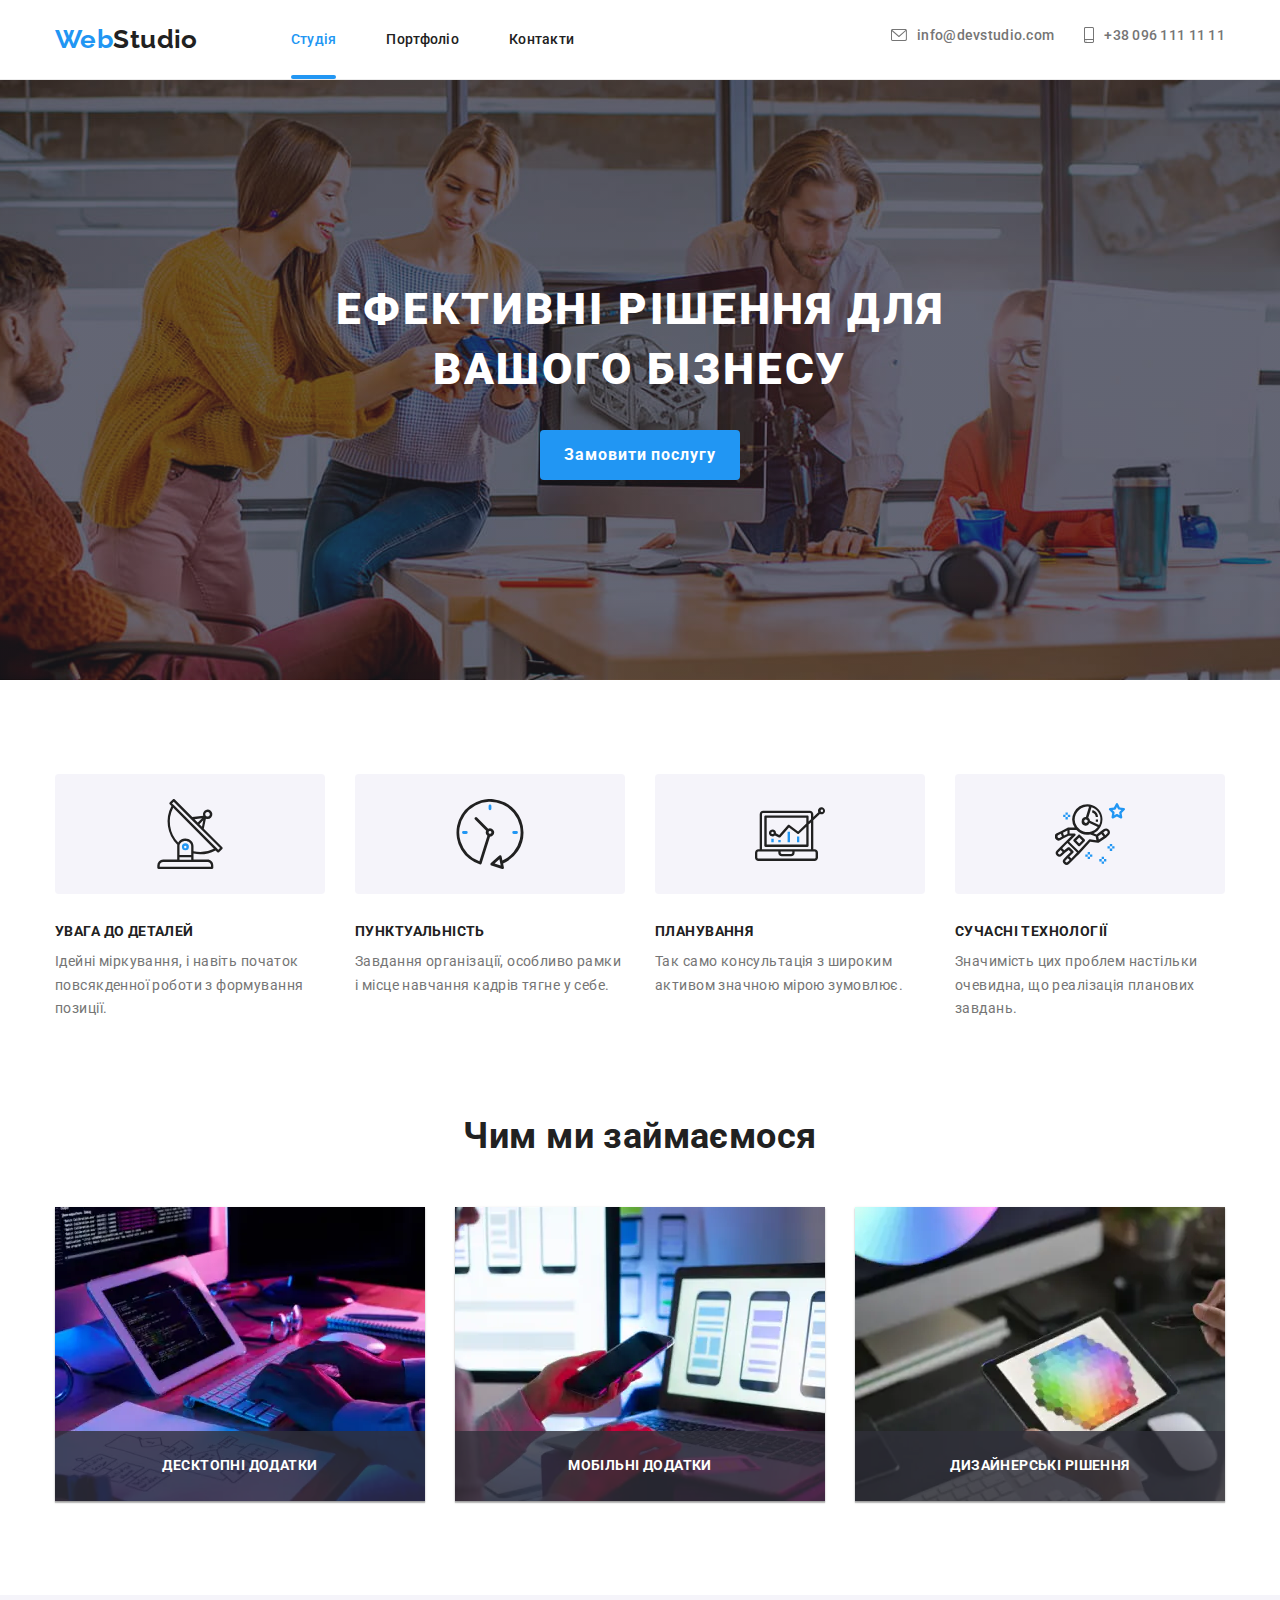
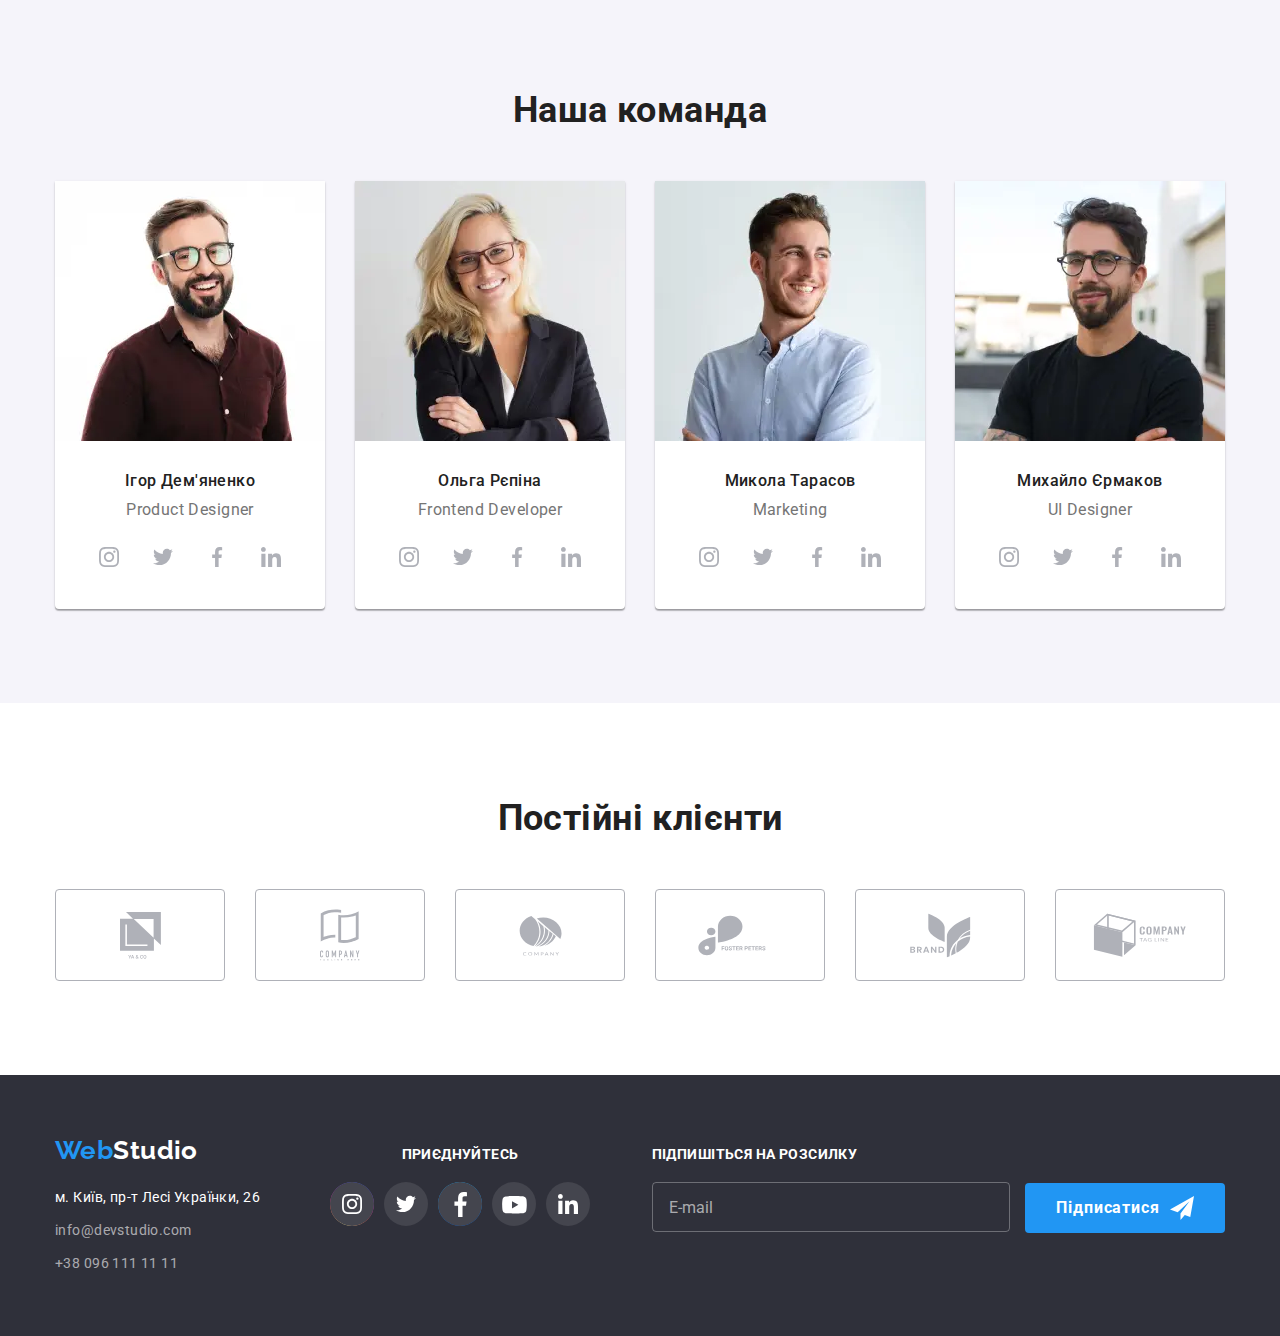
<file: index.html>
<!DOCTYPE html>
<html lang="uk">

<head>
  <meta charset="UTF-8" />
  <meta http-equiv="X-UA-Compatible" content="IE=edge" />
  <meta name="viewport" content="width=device-width, initial-scale=1.0" />
  <title>Студія</title>

  <!-- Fonts -->

  <link rel="preconnect" href="https://fonts.googleapis.com" />
  <link rel="preconnect" href="https://fonts.gstatic.com" crossorigin />
  <link href="https://fonts.googleapis.com/css2?family=Raleway:wght@700&family=Roboto:wght@400;500;700;900&display=swap"
    rel="stylesheet" />

  <link rel="stylesheet"
    href="https://cdnjs.cloudflare.com/ajax/libs/modern-normalize/1.1.0/modern-normalize.min.css" />

  <link rel="stylesheet" href="./css/main.min.css" />
</head>

<body>
  <!-- Капелюх -->

  <header class="header">
    <div class="header__container container">
      <nav class="navigation">
        <a class="logo links" href="./index.html">Web<span class="logo_black">Studio</span></a>
        <ul class="menu-list list">
          <li class="menu-list__item">
            <a class="menu-list__link current links" href="./">Студія</a>
          </li>
          <li class="menu-list__item">
            <a class="menu-list__link links" href="./portfolio.html">Портфоліо</a>
          </li>
          <li class="menu-list__item">
            <a class="menu-list__link links" href="./">Контакти</a>
          </li>
        </ul>
      </nav>

      <ul class="list contact-list">
        <li class="contact-list__item">
          <a class="header-contact links" href="mailto:info@devstudio.com">
            <svg class="letter" width="16" height="12">
              <use href="./images/icons.svg#icon-letter" class="letter-ico"></use>
            </svg>
            info@devstudio.com</a>
        </li>
        <li class="contact-list_item">
          <a class="header-contact links" href="tel:+380961111111">
            <svg class="smartphone" width="10" height="16">
              <use href="./images/icons.svg#icon-smartphone"></use>
            </svg>
            +38 096 111 11 11</a>
        </li>
      </ul>
      <button type="button" class="open-mobile-menu-btn" data-menu-open>
        <svg class="burger-icon">
          <use href="./images/icons.svg#icon-burger"></use>
        </svg>
      </button>
    </div>
    <div class="mobile-menu" data-menu>
      <div class="container mobile-menu__container">
        <button type="button" class="mobile-menu__close-btn" data-menu-close>
          <svg class="icon-cros" width="18" height="18">
            <use href="./images/icons.svg#icon-cros"></use>
          </svg>
        </button>
        <ul class="mobile-menu__list list">
          <li class="mobile-menu__list-item">
            <a class="mobile-menu__list-link current links" href="./">Студія</a>
          </li>
          <li class="mobile-menu__list-item">
            <a class="mobile-menu__list-link links" href="./portfolio.html">Портфоліо</a>
          </li>
          <li class="mobile-menu__list-item">
            <a class="mobile-menu__list-link links" href="./">Контакти</a>
          </li>
        </ul>
        <ul class="list mobile-menu__contact-list">
          <li class="mobile-menu__contact-item">
            <a class="mobile-menu__contact-link links" href="tel:+380961111111">
              +38 096 111 11 11</a>
          </li>
          <li class="mobile-menu__contact-item">
            <a class="mobile-menu__contact-link links" href="mailto:info@devstudio.com">
              info@devstudio.com</a>
          </li>
        </ul>
        <ul class="mobile-menu__social-list list">
          <li class="mobile-menu__social-item">
            <a class="mobile-menu__social-link links" href="./">Instagram</a>
          </li>
          <li class="mobile-menu__social-item">
            <a class="mobile-menu__social-link links" href="./">Twitter</a>
          </li>
          <li class="mobile-menu__social-item">
            <a class="mobile-menu__social-link links" href="./">Facebook</a>
          </li>
          <li class="mobile-menu__social-item">
            <a class="mobile-menu__social-link links" href="./">Linkedin</a>
          </li>
        </ul>
      </div>
    </div>
  </header>

  <main>
    <!-- Герой -->

    <section class="hero">
      <div class="container">
        <h1 class="hero__title">Ефективні рішення для вашого бізнесу</h1>
        <button class="button" data-modal-open type="button">Замовити послугу</button>
      </div>
    </section>

    <!-- Переваги -->

    <section class="section benefits">
      <div class="container">
        <h2 class="section-title visually-hidden">Наші переваги</h2>

        <ul class="list benefits__list">
          <!-- 01 -->

          <li class="benefits__item icon-antenna">
            <h3 class="benefits__title">УВАГА ДО ДЕТАЛЕЙ</h3>
            <p class="benefits__description">
              Ідейні міркування, і навіть початок повсякденної роботи з формування позиції.
            </p>
          </li>

          <!-- 02 -->

          <li class="benefits__item icon-clock">
            <h3 class="benefits__title">ПУНКТУАЛЬНІСТЬ</h3>
            <p>Завдання організації, особливо рамки і місце навчання кадрів тягне у себе.</p>
          </li>

          <!-- 03 -->

          <li class="benefits__item icon-diagram">
            <h3 class="benefits__title">ПЛАНУВАННЯ</h3>
            <p>Так само консультація з широким активом значною мірою зумовлює.</p>
          </li>

          <!-- 04 -->

          <li class="benefits__item icon-astronaut">
            <h3 class="benefits__title">СУЧАСНІ ТЕХНОЛОГІЇ</h3>
            <p>Значимість цих проблем настільки очевидна, що реалізація планових завдань.</p>
          </li>
        </ul>
      </div>
    </section>

    <!-- Чим ми займаємося -->

    <section class="section what">
      <div class="container">
        <h2 class="section-title">Чим ми займаємося</h2>

        <ul class="list what-we-do-list">
          <li class="what-we-do-list__item">
            <picture>
              <source srcset="
                    ./images/what-img/webp/img-01.webp    1x,
                    ./images/what-img/webp/img-01@2x.webp 2x
                  " type="image/webp" />
              <img srcset="./images/what-img/img-01.jpg 1x, ./images/what-img/img-01@2x.jpg 2x"
                src="./images/what-img/img-01.jpg" alt="процес кодування" />
            </picture>
            <p class="what-we-do-list__description">Десктопні додатки</p>
          </li>

          <li class="what-we-do-list__item">
            <picture>
              <source srcset="
                    ./images/what-img/webp/img-02.webp    1x,
                    ./images/what-img/webp/img-02@2x.webp 2x
                  " type="image/webp" />
              <img srcset="./images/what-img/img-02.jpg 1x, ./images/what-img/img-02@2x.jpg 2x"
                src="./images/what-img/img-02.jpg" alt="вібір дизайну макета" />
            </picture>

            <p class="what-we-do-list__description">Мобільні додатки</p>
          </li>

          <li class="what-we-do-list__item">
            <picture>
              <source srcset="
                    ./images/what-img/webp/img-03.webp    1x,
                    ./images/what-img/webp/img-03@2x.webp 2x
                  " type="image/webp" />
              <img srcset="./images/what-img/img-03.jpg 1x, ./images/what-img/img-03@2x.jpg 2x"
                src="./images/what-img/img-03.jpg" alt="вибір кольору" />
            </picture>

            <p class="what-we-do-list__description">Дизайнерські рішення</p>
          </li>
        </ul>
      </div>
    </section>

    <!-- Наша команда -->

    <section class="section team">
      <div class="container">
        <h2 class="section-title">Наша команда</h2>

        <ul class="list team-list">
          <!-- 01 Ігор Дем'яненко -->

          <li class="team-list__item">
            <picture>
              <source srcset="
                    ./images/team-img/webp/photo-01-desktop.webp    1x,
                    ./images/team-img/webp/photo-01-desktop@2x.webp 2x
                  " media="(min-width: 1200px)" type="image/webp" />
              <source srcset="
                    ./images/team-img/photo-01-desktop.jpg    1x,
                    ./images/team-img/photo-01-desktop@2x.jpg 2x
                  " media="(min-width: 1200px)" />
              <source srcset="
                    ./images/team-img/webp/photo-01-tablet.webp    1x,
                    ./images/team-img/webp/photo-01-tablet@2x.webp 2x
                  " media="(min-width: 768px)" type="image/webp" />
              <source srcset="
                    ./images/team-img/photo-01-tablet.jpg    1x,
                    ./images/team-img/photo-01-tablet@2x.jpg 2x
                  " media="(min-width: 768px)" />
              <source srcset="
                    ./images/team-img/webp/photo-01-mobile.webp    1x,
                    ./images/team-img/webp/photo-01-mobile@2x.webp 2x
                  " media="(max-width: 767px)" type="image/webp" />
              <source srcset="
                    ./images/team-img/photo-01-mobile.jpg    1x,
                    ./images/team-img/photo-01-mobile@2x.jpg 2x
                  " media="(max-width: 767px)" />
              <img class="team-photo" src="./images/team-img/photo-01-mobile.jpg" alt="Product Designer portrait" />
            </picture>

            <div class="position-wrapper">
              <h3 class="name-position">Ігор Дем'яненко</h3>
              <p class="position">Product Designer</p>

              <ul class="social-set list">
                <li class="social-item">
                  <!-- instagram -->
                  <a class="links social-item__link" href="#">
                    <svg class="social-icon" width="20" height="20">
                      <use href="./images/icons.svg#icon-instagram"></use>
                    </svg>
                  </a>
                </li>

                <li class="social-item">
                  <!-- twitter -->
                  <a class="links social-item__link" href="#">
                    <svg class="social-icon" width="20" height="20">
                      <use href="./images/icons.svg#icon-twitter"></use>
                    </svg>
                  </a>
                </li>

                <li class="social-item">
                  <!-- facebook -->
                  <a class="links social-item__link" href="#">
                    <svg class="social-icon" width="20" height="20">
                      <use href="./images/icons.svg#icon-facebook"></use>
                    </svg>
                  </a>
                </li>

                <li class="social-item">
                  <!-- linkedin -->
                  <a class="links social-item__link" href="#">
                    <svg class="social-icon" width="20" height="20">
                      <use href="./images/icons.svg#icon-linkedin"></use>
                    </svg>
                  </a>
                </li>
              </ul>
            </div>
          </li>

          <!-- 02 Ольга Рєпіна -->

          <li class="team-list__item">
            <picture>
              <source srcset="
                    ./images/team-img/webp/photo-02-desktop.webp    1x,
                    ./images/team-img/webp/photo-02-desktop@2x.webp 2x
                  " media="(min-width: 1200px)" type="image/webp" />
              <source srcset="
                    ./images/team-img/photo-02-desktop.jpg    1x,
                    ./images/team-img/photo-02-desktop@2x.jpg 2x
                  " media="(min-width: 1200px)" />
              <source srcset="
                    ./images/team-img/webp/photo-02-tablet.webp    1x,
                    ./images/team-img/webp/photo-02-tablet@2x.webp 2x
                  " media="(min-width: 768px)" type="image/webp" />
              <source srcset="
                    ./images/team-img/photo-02-tablet.jpg    1x,
                    ./images/team-img/photo-02-tablet@2x.jpg 2x
                  " media="(min-width: 768px)" />
              <source srcset="
                    ./images/team-img/webp/photo-02-mobile.webp    1x,
                    ./images/team-img/webp/photo-02-mobile@2x.webp 2x
                  " media="(max-width: 767px)" type="image/webp" />
              <source srcset="
                    ./images/team-img/photo-02-mobile.jpg    1x,
                    ./images/team-img/photo-02-mobile@2x.jpg 2x
                  " media="(max-width: 767px)" />
              <img class="team-photo" src="./images/team-img/photo-02-mobile.jpg" alt="Frontend Developer portrait" />
            </picture>

            <div class="position-wrapper">
              <h3 class="name-position">Ольга Рєпіна</h3>
              <p class="position">Frontend Developer</p>

              <ul class="social-set list">
                <li class="social-item">
                  <!-- instagram -->
                  <a class="links social-item__link" href="#">
                    <svg class="social-icon" width="20" height="20">
                      <use href="./images/icons.svg#icon-instagram"></use>
                    </svg>
                  </a>
                </li>

                <li class="social-item">
                  <!-- twitter -->
                  <a class="links social-item__link" href="#">
                    <svg class="social-icon" width="20" height="20">
                      <use href="./images/icons.svg#icon-twitter"></use>
                    </svg>
                  </a>
                </li>

                <li class="social-item">
                  <!-- facebook -->
                  <a class="links social-item__link" href="#">
                    <svg class="social-icon" width="20" height="20">
                      <use href="./images/icons.svg#icon-facebook"></use>
                    </svg>
                  </a>
                </li>

                <li class="social-item">
                  <!-- linkedin -->
                  <a class="links social-item__link" href="#">
                    <svg class="social-icon" width="20" height="20">
                      <use href="./images/icons.svg#icon-linkedin"></use>
                    </svg>
                  </a>
                </li>
              </ul>
            </div>
          </li>

          <!-- 03  Микола Тарасов -->

          <li class="team-list__item">
            <picture>
              <source srcset="
                    ./images/team-img/webp/photo-03-desktop.webp    1x,
                    ./images/team-img/webp/photo-03-desktop@2x.webp 2x
                  " media="(min-width: 1200px)" type="image/webp" />
              <source srcset="
                    ./images/team-img/photo-03-desktop.jpg    1x,
                    ./images/team-img/photo-03-desktop@2x.jpg 2x
                  " media="(min-width: 1200px)" />
              <source srcset="
                    ./images/team-img/webp/photo-03-tablet.webp    1x,
                    ./images/team-img/webp/photo-03-tablet@2x.webp 2x
                  " media="(min-width: 768px)" type="image/webp" />
              <source srcset="
                    ./images/team-img/photo-03-tablet.jpg    1x,
                    ./images/team-img/photo-03-tablet@2x.jpg 2x
                  " media="(min-width: 768px)" />
              <source srcset="
                    ./images/team-img/webp/photo-03-mobile.webp    1x,
                    ./images/team-img/webp/photo-03-mobile@2x.webp 2x
                  " media="(max-width: 767px)" type="image/webp" />
              <source srcset="
                    ./images/team-img/photo-03-mobile.jpg    1x,
                    ./images/team-img/photo-03-mobile@2x.jpg 2x
                  " media="(max-width: 767px)" />
              <img class="team-photo" src="./images/team-img/photo-03-mobile.jpg" alt="Marketing manager portrait" />
            </picture>

            <div class="position-wrapper">
              <h3 class="name-position">Микола Тарасов</h3>
              <p class="position">Marketing</p>

              <ul class="social-set list">
                <li class="social-item">
                  <!-- instagram -->
                  <a class="links social-item__link" href="#">
                    <svg class="social-icon" width="20" height="20">
                      <use href="./images/icons.svg#icon-instagram"></use>
                    </svg>
                  </a>
                </li>

                <li class="social-item">
                  <!-- twitter -->
                  <a class="links social-item__link" href="#">
                    <svg class="social-icon" width="20" height="20">
                      <use href="./images/icons.svg#icon-twitter"></use>
                    </svg>
                  </a>
                </li>

                <li class="social-item">
                  <!-- facebook -->
                  <a class="links social-item__link" href="#">
                    <svg class="social-icon" width="20" height="20">
                      <use href="./images/icons.svg#icon-facebook"></use>
                    </svg>
                  </a>
                </li>

                <li class="social-item">
                  <!-- linkedin -->
                  <a class="links social-item__link" href="#">
                    <svg class="social-icon" width="20" height="20">
                      <use href="./images/icons.svg#icon-linkedin"></use>
                    </svg>
                  </a>
                </li>
              </ul>
            </div>
          </li>

          <!-- 04 Михайло Єрмаков -->

          <li class="team-list__item">
            <picture>
              <source srcset="
                    ./images/team-img/webp/photo-04-desktop.webp    1x,
                    ./images/team-img/webp/photo-04-desktop@2x.webp 2x
                  " media="(min-width: 1200px)" type="image/webp" />
              <source srcset="
                    ./images/team-img/photo-04-desktop.jpg    1x,
                    ./images/team-img/photo-04-desktop@2x.jpg 2x
                  " media="(min-width: 1200px)" />
              <source srcset="
                    ./images/team-img/webp/photo-04-tablet.webp    1x,
                    ./images/team-img/webp/photo-04-tablet@2x.webp 2x
                  " media="(min-width: 768px)" type="image/webp" />
              <source srcset="
                    ./images/team-img/photo-04-tablet.jpg    1x,
                    ./images/team-img/photo-04-tablet@2x.jpg 2x
                  " media="(min-width: 768px)" />
              <source srcset="
                    ./images/team-img/webp/photo-04-mobile.webp    1x,
                    ./images/team-img/webp/photo-04-mobile@2x.webp 2x
                  " media="(max-width: 767px)" type="image/webp" />
              <source srcset="
                    ./images/team-img/photo-04-mobile.jpg    1x,
                    ./images/team-img/photo-04-mobile@2x.jpg 2x
                  " media="(max-width: 767px)" />
              <img class="team-photo" src="./images/team-img/photo-04-mobile.jpg" alt="Product Designer portrait" />
            </picture>

            <div class="position-wrapper">
              <h3 class="name-position">Михайло Єрмаков</h3>
              <p class="position">UI Designer</p>

              <ul class="social-set list">
                <li class="social-item">
                  <!-- instagram -->
                  <a class="links social-item__link" href="#">
                    <svg class="social-icon" width="20" height="20">
                      <use href="./images/icons.svg#icon-instagram"></use>
                    </svg>
                  </a>
                </li>

                <li class="social-item">
                  <!-- twitter -->
                  <a class="links social-item__link" href="#">
                    <svg class="social-icon" width="20" height="20">
                      <use href="./images/icons.svg#icon-twitter"></use>
                    </svg>
                  </a>
                </li>

                <li class="social-item">
                  <!-- facebook -->
                  <a class="links social-item__link" href="#">
                    <svg class="social-icon" width="20" height="20">
                      <use href="./images/icons.svg#icon-facebook"></use>
                    </svg>
                  </a>
                </li>

                <li class="social-item">
                  <!-- linkedin -->
                  <a class="links social-item__link" href="#">
                    <svg class="social-icon" width="20" height="20">
                      <use href="./images/icons.svg#icon-linkedin"></use>
                    </svg>
                  </a>
                </li>
              </ul>
            </div>
          </li>
        </ul>
      </div>
    </section>

    <!-- ===========Секція наші клієнти=========== -->

    <section class="section clients">
      <div class="container">
        <h2 class="section-title">Постійні клієнти</h2>
        <ul class="list clients-list">
          <!-- 01 -->

          <li class="item-client">
            <a class="item-client_link" href="#">
              <svg class="client-icon" width="41" height="47">
                <use href="./images/icons.svg#icon-ya-co"></use>
              </svg>
            </a>
          </li>

          <!-- 02 -->
          <li class="item-client">
            <a class="item-client_link" href="#">
              <svg class="client-icon" width="40" height="52">
                <use href="./images/icons.svg#icon-tagline"></use>
              </svg>
            </a>
          </li>

          <!-- 03 -->
          <li class="item-client">
            <a class="item-client_link" href="#">
              <svg class="client-icon" width="43" height="41">
                <use href="./images/icons.svg#icon-company"></use>
              </svg>
            </a>
          </li>

          <!-- 04 -->
          <li class="item-client">
            <a class="item-client_link" href="#">
              <svg class="client-icon" width="84" height="41">
                <use href="./images/icons.svg#icon-foster"></use>
              </svg>
            </a>
          </li>

          <!-- 05 -->
          <li class="item-client">
            <a class="item-client_link" href="#">
              <svg class="client-icon" width="63" height="45">
                <use href="./images/icons.svg#icon-brand"></use>
              </svg>
            </a>
          </li>

          <!-- 06 -->
          <li class="item-client">
            <a class="item-client_link" href="#">
              <svg class="client-icon" width="94" height="44">
                <use href="./images/icons.svg#icon-tag-box"></use>
              </svg>
            </a>
          </li>
        </ul>
      </div>
    </section>
  </main>

  <!-- Футер -->

  <footer class="footer">
    <div class="container">
      <div class="wrapper-adrs">
        <a class="logo links" href="./index.html">Web<span class="logo_white">Studio</span></a>

        <address>
          <ul class="adrs-list list">
            <li class="adrs-item">
              <a class="links adrs-list__link" href="https://goo.gl/maps/CPtrU1FHBa2aNyZL9" target="_blank"
                rel="noopener noreferrer nofollow">м. Київ, пр-т Лесі Українки, 26</a>
            </li>

            <li class="adrs-item">
              <a class="links adrs-list__mail" href="mailto:info@devstudio.com">info@devstudio.com</a>
            </li>

            <li class="adrs-item">
              <a class="links adrs-list__tel" href="tel:+380961111111">+38 096 111 11 11</a>
            </li>
          </ul>
        </address>
      </div>
      <div class="wrapper-social">
        <h3 class="social-set-title">приєднуйтесь</h3>
        <ul class="social-set list">
          <li class="social-item">
            <!-- instagram -->

            <div class="instagram-wraper">
              <a class="links social-item__link instagram" href="#">
                <svg class="social-icon" width="20" height="20">
                  <use href="./images/icons.svg#icon-instagram"></use>
                </svg>
              </a>
            </div>
          </li>

          <li class="social-item">
            <!-- twitter -->

            <a class="links social-item__link twitter" href="#">
              <svg class="social-icon" width="20" height="20">
                <use href="./images/icons.svg#icon-twitter"></use>
              </svg>
            </a>
          </li>

          <li class="social-item">
            <!-- facebook -->

            <div class="facebook-wraper">
              <a class="links social-item__link facebook" href="#">
                <svg class="social-icon" width="25" height="25">
                  <use href="./images/icons.svg#icon-facebook"></use>
                </svg>
              </a>
            </div>
          </li>

          <li class="social-item">
            <!-- Youtube -->

            <a class="links social-item__link youtube" href="#">
              <svg class="social-icon" width="25" height="25">
                <use href="./images/icons.svg#icon-youtube"></use>
              </svg>
            </a>
          </li>

          <li class="social-item">
            <!-- linkedin -->

            <a class="links social-item__link linkedin" href="#">
              <svg class="social-icon" width="20" height="20">
                <use href="./images/icons.svg#icon-linkedin"></use>
              </svg>
            </a>
          </li>
        </ul>
      </div>

      <form class="signup-form" name="signup-form">
        <label class="label-name" for="user-email"> Підпишіться на розсилку </label>
        <input type="email" required class="user-email-input" name="user-email" placeholder="E-mail" id="user-email" />
        <button class="button" type="submit">
          Підписатися
          <svg class="icon-send" width="24" height="24">
            <use href="./images/icons.svg#icon-send"></use>
          </svg>
        </button>
      </form>
    </div>
  </footer>
  <div class="backdrop is-hidden" data-modal>
    <div class="modal-window">
      <form class="modal-form">
        <button data-modal-close type="button" class="close-but">
          <svg class="icon-cros" width="11" height="11">
            <use href="./images/icons.svg#icon-cros"></use>
          </svg>
        </button>

        <p class="modal-form-title">Залиште свої дані, ми вам передзвонимо</p>

        <label class="label-user" for="user-name">Ім'я</label>
        <div class="input-wraper">
          <input class="input-user" type="text" name="user-name" id="user-name" required />
          <svg class="icons" width="18" height="18">
            <use href="./images/icons.svg#icon-human"></use>
          </svg>
        </div>

        <label class="label-user" for="user-tel">Телефон</label>
        <div class="input-wraper">
          <input class="input-user" type="tel" name="user-tel" id="user-tel" required />
          <svg class="icons" width="18" height="18">
            <use href="./images/icons.svg#icon-phone"></use>
          </svg>
        </div>

        <label class="label-user" for="modal-user-email">Пошта</label>
        <div class="input-wraper">
          <input class="input-user" type="email" name="user-email" id="modal-user-email" required />
          <svg class="icons" width="18" height="18">
            <use href="./images/icons.svg#icon-email-black"></use>
          </svg>
        </div>

        <label class="label-user" for="user-coment">Коментар</label>
        <textarea class="input-user-coment" name="user-coment" id="user-coment" placeholder="Введіть текст"></textarea>

        <fieldset class="chek-box-wrap">
          <label class="user-confirm">
            <input class="check-box visually-hidden" type="checkbox" name="user-confirm" required />
            <svg class="custom-check" width="8" height="8">
              <use href="./images/icons.svg#icon-check-mark"></use>
            </svg>Погоджуюся з розсилкою та приймаю&nbsp;
            <a class="contract-link" href="#" target="_blank">Умови договору</a>
          </label>
        </fieldset>

        <button class="button send-form-button" type="submit">Відправити</button>
      </form>
    </div>
  </div>
  <script src="./js/menu.js"></script>
  <script src="./js/modal.js"></script>
</body>

</html>
</file>
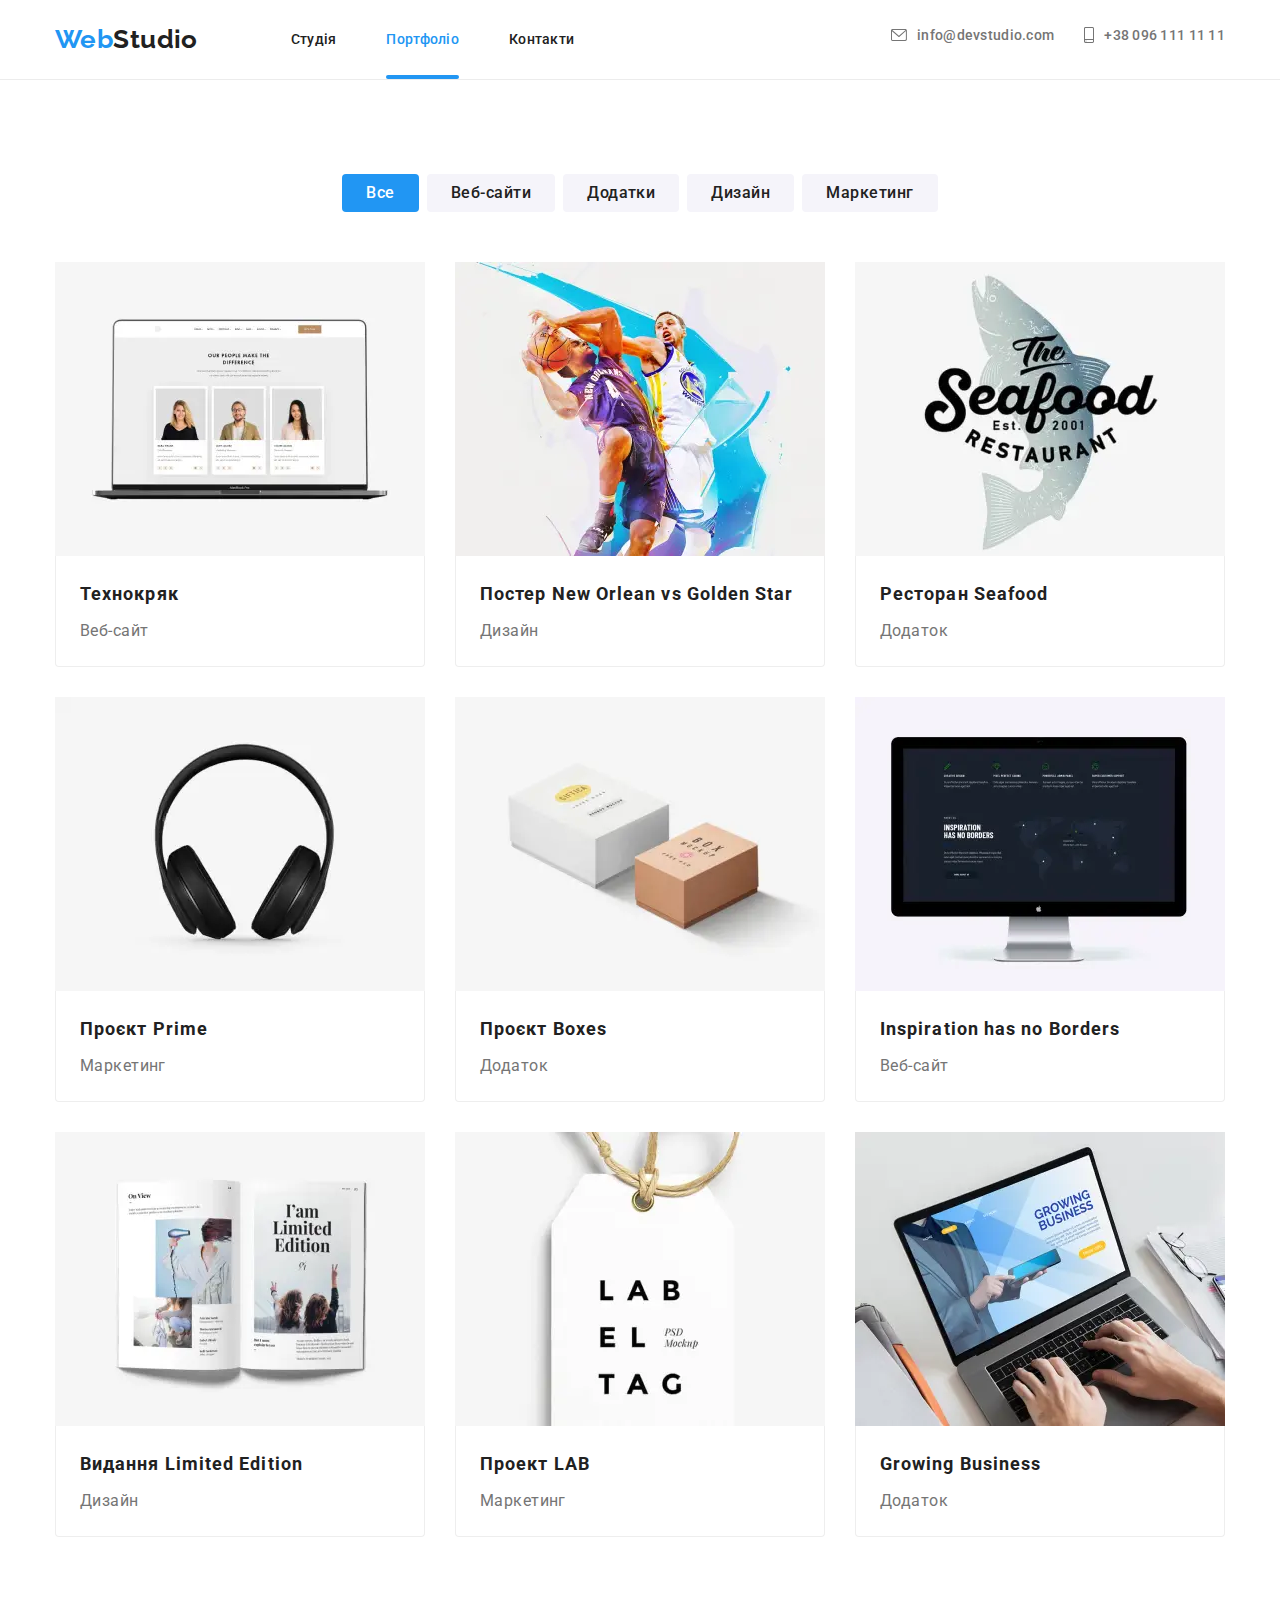
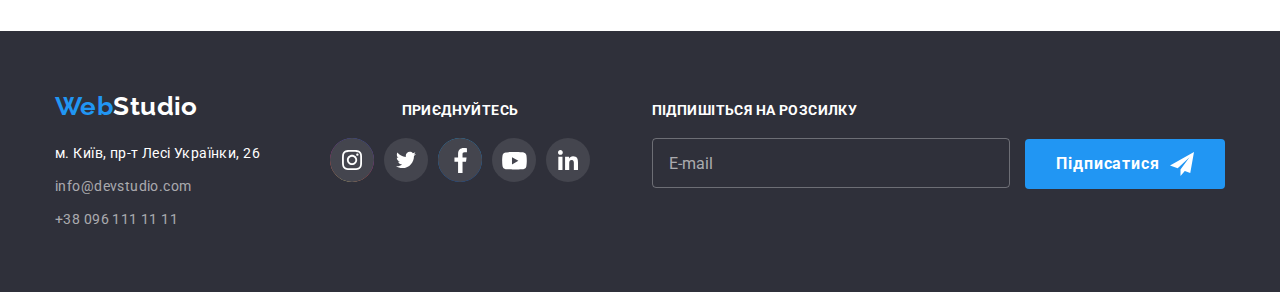
<file: portfolio.html>
<!DOCTYPE html>
<html lang="uk">

<head>
  <meta charset="UTF-8" />
  <meta http-equiv="X-UA-Compatible" content="IE=edge" />
  <meta name="viewport" content="width=device-width, initial-scale=1.0" />
  <title>Студія</title>

  <!-- Fonts -->

  <link rel="preconnect" href="https://fonts.googleapis.com" />
  <link rel="preconnect" href="https://fonts.gstatic.com" crossorigin />
  <link href="https://fonts.googleapis.com/css2?family=Raleway:wght@700&family=Roboto:wght@400;500;700;900&display=swap"
    rel="stylesheet" />

  <!-- Підключення css стилів -->

  <link rel="stylesheet" href="https://cdnjs.cloudflare.com/ajax/libs/modern-normalize/1.1.0/modern-normalize.min.css">

  <link rel="stylesheet" href="./css/main.min.css">

</head>


<body>

  <!-- Капелюх -->

  <header class="header">

    <div class="header__container container">

      <nav class="navigation">

        <a class="logo links" href="./index.html">Web<span class="logo_black">Studio</span></a>
        <ul class="menu-list list">
          <li class="menu-list__item">
            <a class="menu-list__link links" href="./">Студія</a>
          </li>
          <li class="menu-list__item">
            <a class="menu-list__link current links" href="./portfolio.html">Портфоліо</a>
          </li>
          <li class="menu-list__item">
            <a class="menu-list__link links" href="./">Контакти</a>
          </li>
        </ul>
      </nav>

      <ul class="list contact-list">
        <li class="contact-list__item">
          <a class="header-contact links" href="mailto:info@devstudio.com">
            <svg class="letter" width="16" height="12">
              <use href="./images/icons.svg#icon-letter" class="letter-ico">
              </use>
            </svg>
            info@devstudio.com</a>
        </li>
        <li class="contact-list_item">
          <a class="header-contact links" href="tel:+380961111111">
            <svg class="smartphone" width="10" height="16">
              <use href="./images/icons.svg#icon-smartphone">
              </use>
            </svg>
            +38 096 111 11 11</a>
        </li>
      </ul>
      <button type="button" class="open-mobile-menu-btn" data-menu-open>
        <svg class="burger-icon">
          <use href="./images/icons.svg#icon-burger"></use>
        </svg>
      </button>
    </div>
    <div class="mobile-menu" data-menu>
      <div class="container mobile-menu__container">
        <button type="button" class="mobile-menu__close-btn" data-menu-close>
          <svg class="icon-cros" width="18" height="18">
            <use href="./images/icons.svg#icon-cros"></use>
          </svg>
        </button>
        <ul class="mobile-menu__list list">
          <li class="mobile-menu__list-item">
            <a class="mobile-menu__list-link links" href="./">Студія</a>
          </li>
          <li class="mobile-menu__list-item">
            <a class="mobile-menu__list-link current links" href="./portfolio.html">Портфоліо</a>
          </li>
          <li class="mobile-menu__list-item">
            <a class="mobile-menu__list-link links" href="./">Контакти</a>
          </li>
        </ul>
        <ul class="list mobile-menu__contact-list">
          <li class="mobile-menu__contact-item">
            <a class="mobile-menu__contact-link links" href="tel:+380961111111">
              +38 096 111 11 11</a>
          </li>
          <li class="mobile-menu__contact-item">
            <a class="mobile-menu__contact-link links" href="mailto:info@devstudio.com">
              info@devstudio.com</a>
          </li>
        </ul>
        <ul class="mobile-menu__social-list list">
          <li class="mobile-menu__social-item">
            <a class="mobile-menu__social-link links" href="./">Instagram</a>
          </li>
          <li class="mobile-menu__social-item">
            <a class="mobile-menu__social-link links" href="./">Twitter</a>
          </li>
          <li class="mobile-menu__social-item">
            <a class="mobile-menu__social-link links" href="./">Facebook</a>
          </li>
          <li class="mobile-menu__social-item">
            <a class="mobile-menu__social-link links" href="./">Linkedin</a>
          </li>
        </ul>

      </div>
    </div>
  </header>

  <main>
    <!-- секція Галерея -->

    <section class="section">

      <div class="container">

        <h1 class="section-title visually-hidden">PORTFOLIO PAGE</h1>

        <ul class="set-categories list">

          <li class="set-categories_item">
            <button class="categories-but current" type="button">Все</button>
          </li>

          <li class="set-categories_item">
            <button class="categories-but" type="button">Веб-сайти</button>
          </li>

          <li class="set-categories_item">
            <button class="categories-but" type="button">Додатки</button>
          </li>

          <li class="set-categories_item">
            <button class="categories-but" type="button">Дизайн</button>
          </li>

          <li class="set-categories_item">
            <button class="categories-but" type="button">Маркетинг</button>
          </li>

        </ul>

        <!-- галерея проектів -->

        <ul class="list project-list">
          <!-- 01 -->

          <li class="project-card">
            <a class="project-card_link links" href="">
              <div class="img-project">
                <picture>
                  <source
                    srcset="./images/project-img/webp/project-img-01-desktop.webp 1x, ./images/project-img/webp/project-img-01-desktop@2x.webp 2x"
                    media="(min-width: 1200px)" type="image/webp" />
                  <source
                    srcset="./images/project-img/project-img-01-desktop.jpg 1x, ./images/project-img/project-img-01-desktop@2x.jpg 2x"
                    media="(min-width: 1200px)" />
                  <source
                    srcset="./images/project-img/webp/project-img-01-tablet.webp 1x, ./images/project-img/webp/project-img-01-tablet@2x.webp 2x"
                    media="(min-width: 768px)" type="image/webp" />
                  <source
                    srcset="./images/project-img/project-img-01-tablet.jpg 1x, ./images/project-img/project-img-01-tablet@2x.jpg 2x"
                    media="(min-width: 768px)" />
                  <source
                    srcset="./images/project-img/webp/project-img-01-mobile.webp 1x, ./images/project-img/webp/project-img-01-mobile@2x.webp 2x"
                    media="(max-width: 767px)" type="image/webp" />
                  <source
                    srcset="./images/project-img/project-img-01-mobile.jpg 1x, ./images/project-img/project-img-01-mobile@2x.jpg 2x"
                    media="(max-width: 767px)" />
                  <img class="project-picture" src="./images/project-img/project-img-01-mobile.jpg" alt="Ноутбук" />
                </picture>

                <div class="hoverer-overlay">
                  <p class="overlay-text">Ресурс пропонує комплексні пропозиції з різним рівнем функціоналу та сервісів.
                    Все це дозволить відвідувачу отримати вичерпні відомості про компанію чи приватну особу.</p>
                </div>
              </div>
              <div class="project-card_box">
                <h3 class="name-project">Технокряк</h3>
                <p class="project">Веб-сайт</p>
              </div>
            </a>
          </li>

          <!-- 02 -->

          <li class="project-card">
            <a class="project-card_link links" href="">
              <div class="img-project">
                <picture>
                  <source
                    srcset="./images/project-img/webp/project-img-02-desktop.webp 1x, ./images/project-img/webp/project-img-02-desktop@2x.webp 2x"
                    media="(min-width: 1200px)" type="image/webp" />
                  <source
                    srcset="./images/project-img/project-img-02-desktop.jpg 1x, ./images/project-img/project-img-02-desktop@2x.jpg 2x"
                    media="(min-width: 1200px)" />
                  <source
                    srcset="./images/project-img/webp/project-img-02-tablet.webp 1x, ./images/project-img/webp/project-img-02-tablet@2x.webp 2x"
                    media="(min-width: 768px)" type="image/webp" />
                  <source
                    srcset="./images/project-img/project-img-02-tablet.jpg 1x, ./images/project-img/project-img-02-tablet@2x.jpg 2x"
                    media="(min-width: 768px)" />
                  <source
                    srcset="./images/project-img/webp/project-img-02-mobile.webp 1x, ./images/project-img/webp/project-img-02-mobile@2x.webp 2x"
                    media="(max-width: 767px)" type="image/webp" />
                  <source
                    srcset="./images/project-img/project-img-02-mobile.jpg 1x, ./images/project-img/project-img-02-mobile@2x.jpg 2x"
                    media="(max-width: 767px)" />
                  <img class="project-picture" src="./images/project-img/project-img-02-mobile.jpg" alt="Постер" />
                </picture>

                <div class="hoverer-overlay">
                  <p class="overlay-text">Ресурс пропонує комплексні пропозиції з різним рівнем функціоналу та сервісів.
                    Все це дозволить відвідувачу отримати вичерпні відомості про компанію чи приватну особу.</p>
                </div>
              </div>
              <div class="project-card_box">
                <h3 class="name-project">Постер New Orlean vs Golden Star</h3>
                <p class="project">Дизайн</p>
              </div>
            </a>
          </li>

          <!-- 03 -->

          <li class="project-card">
            <a class="project-card_link links" href="">
              <div class="img-project">
                <picture>
                  <source
                    srcset="./images/project-img/webp/project-img-03-desktop.webp 1x, ./images/project-img/webp/project-img-03-desktop@2x.webp 2x"
                    media="(min-width: 1200px)" type="image/webp" />
                  <source
                    srcset="./images/project-img/project-img-03-desktop.jpg 1x, ./images/project-img/project-img-03-desktop@2x.jpg 2x"
                    media="(min-width: 1200px)" />
                  <source
                    srcset="./images/project-img/webp/project-img-03-tablet.webp 1x, ./images/project-img/webp/project-img-03-tablet@2x.webp 2x"
                    media="(min-width: 768px)" type="image/webp" />
                  <source
                    srcset="./images/project-img/project-img-03-tablet.jpg 1x, ./images/project-img/project-img-03-tablet@2x.jpg 2x"
                    media="(min-width: 768px)" />
                  <source
                    srcset="./images/project-img/webp/project-img-03-mobile.webp 1x, ./images/project-img/webp/project-img-03-mobile@2x.webp 2x"
                    media="(max-width: 767px)" type="image/webp" />
                  <source
                    srcset="./images/project-img/project-img-03-mobile.jpg 1x, ./images/project-img/project-img-03-mobile@2x.jpg 2x"
                    media="(max-width: 767px)" />
                  <img class="project-picture" src="./images/project-img/project-img-03-mobile.jpg" alt="Додаток" />
                </picture>

                <div class="hoverer-overlay">
                  <p class="overlay-text">Ресурс пропонує комплексні пропозиції з різним рівнем функціоналу та сервісів.
                    Все це дозволить відвідувачу отримати вичерпні відомості про компанію чи приватну особу.</p>
                </div>
              </div>
              <div class="project-card_box">
                <h3 class="name-project">Ресторан Seafood</h3>
                <p class="project">Додаток</p>
              </div>
            </a>
          </li>

          <!-- 04 -->

          <li class="project-card">
            <a class="project-card_link links" href="">
              <div class="img-project">
                <picture>
                  <source
                    srcset="./images/project-img/webp/project-img-04-desktop.webp 1x, ./images/project-img/webp/project-img-04-desktop@2x.webp 2x"
                    media="(min-width: 1200px)" type="image/webp" />
                  <source
                    srcset="./images/project-img/project-img-04-desktop.jpg 1x, ./images/project-img/project-img-04-desktop@2x.jpg 2x"
                    media="(min-width: 1200px)" />
                  <source
                    srcset="./images/project-img/webp/project-img-04-tablet.webp 1x, ./images/project-img/webp/project-img-04-tablet@2x.webp 2x"
                    media="(min-width: 768px)" type="image/webp" />
                  <source
                    srcset="./images/project-img/project-img-04-tablet.jpg 1x, ./images/project-img/project-img-04-tablet@2x.jpg 2x"
                    media="(min-width: 768px)" />
                  <source
                    srcset="./images/project-img/webp/project-img-04-mobile.webp 1x, ./images/project-img/webp/project-img-04-mobile@2x.webp 2x"
                    media="(max-width: 767px)" type="image/webp" />
                  <source
                    srcset="./images/project-img/project-img-04-mobile.jpg 1x, ./images/project-img/project-img-04-mobile@2x.jpg 2x"
                    media="(max-width: 767px)" />
                  <img class="project-picture" src="./images/project-img/project-img-04-mobile.jpg" alt="Навушники" />
                </picture>

                <div class="hoverer-overlay">
                  <p class="overlay-text">Ресурс пропонує комплексні пропозиції з різним рівнем функціоналу та сервісів.
                    Все це дозволить відвідувачу отримати вичерпні відомості про компанію чи приватну особу.</p>
                </div>
              </div>
              <div class="project-card_box">
                <h3 class="name-project">Проєкт Prime</h3>
                <p class="project">Маркетинг</p>
              </div>
            </a>
          </li>

          <!-- 05 -->

          <li class="project-card">
            <a class="project-card_link links" href="">
              <div class="img-project">
                <picture>
                  <source
                    srcset="./images/project-img/webp/project-img-05-desktop.webp 1x, ./images/project-img/webp/project-img-05-desktop@2x.webp 2x"
                    media="(min-width: 1200px)" type="image/webp" />
                  <source
                    srcset="./images/project-img/project-img-05-desktop.jpg 1x, ./images/project-img/project-img-05-desktop@2x.jpg 2x"
                    media="(min-width: 1200px)" />
                  <source
                    srcset="./images/project-img/webp/project-img-05-tablet.webp 1x, ./images/project-img/webp/project-img-05-tablet@2x.webp 2x"
                    media="(min-width: 768px)" type="image/webp" />
                  <source
                    srcset="./images/project-img/project-img-05-tablet.jpg 1x, ./images/project-img/project-img-05-tablet@2x.jpg 2x"
                    media="(min-width: 768px)" />
                  <source
                    srcset="./images/project-img/webp/project-img-05-mobile.webp 1x, ./images/project-img/webp/project-img-05-mobile@2x.webp 2x"
                    media="(max-width: 767px)" type="image/webp" />
                  <source
                    srcset="./images/project-img/project-img-05-mobile.jpg 1x, ./images/project-img/project-img-05-mobile@2x.jpg 2x"
                    media="(max-width: 767px)" />
                  <img class="project-picture" src="./images/project-img/project-img-05-mobile.jpg" alt="Коробки" />
                </picture>

                <div class="hoverer-overlay">
                  <p class="overlay-text">Ресурс пропонує комплексні пропозиції з різним рівнем функціоналу та сервісів.
                    Все це дозволить відвідувачу отримати вичерпні відомості про компанію чи приватну особу.</p>
                </div>
              </div>
              <div class="project-card_box">
                <h3 class="name-project">Проєкт Boxes</h3>
                <p class="project">Додаток</p>
              </div>
            </a>
          </li>

          <!-- 06 -->

          <li class="project-card">
            <a class="project-card_link links" href="">
              <div class="img-project">
                <picture>
                  <source
                    srcset="./images/project-img/webp/project-img-06-desktop.webp 1x, ./images/project-img/webp/project-img-06-desktop@2x.webp 2x"
                    media="(min-width: 1200px)" type="image/webp" />
                  <source
                    srcset="./images/project-img/project-img-06-desktop.jpg 1x, ./images/project-img/project-img-06-desktop@2x.jpg 2x"
                    media="(min-width: 1200px)" />
                  <source
                    srcset="./images/project-img/webp/project-img-06-tablet.webp 1x, ./images/project-img/webp/project-img-06-tablet@2x.webp 2x"
                    media="(min-width: 768px)" type="image/webp" />
                  <source
                    srcset="./images/project-img/project-img-06-tablet.jpg 1x, ./images/project-img/project-img-06-tablet@2x.jpg 2x"
                    media="(min-width: 768px)" />
                  <source
                    srcset="./images/project-img/webp/project-img-06-mobile.webp 1x, ./images/project-img/webp/project-img-06-mobile@2x.webp 2x"
                    media="(max-width: 767px)" type="image/webp" />
                  <source
                    srcset="./images/project-img/project-img-06-mobile.jpg 1x, ./images/project-img/project-img-06-mobile@2x.jpg 2x"
                    media="(max-width: 767px)" />
                  <img class="project-picture" src="./images/project-img/project-img-06-mobile.jpg" alt="Монітор" />
                </picture>

                <div class="hoverer-overlay">
                  <p class="overlay-text">Ресурс пропонує комплексні пропозиції з різним рівнем функціоналу та сервісів.
                    Все це дозволить відвідувачу отримати вичерпні відомості про компанію чи приватну особу.</p>
                </div>

              </div>
              <div class="project-card_box">
                <h3 class="name-project">Inspiration has no Borders</h3>
                <p class="project">Веб-сайт</p>
              </div>
            </a>
          </li>

          <!-- 07 -->

          <li class="project-card">
            <a class="project-card_link links" href="">
              <div class="img-project">
                <picture>
                  <source
                    srcset="./images/project-img/webp/project-img-07-desktop.webp 1x, ./images/project-img/webp/project-img-07-desktop@2x.webp 2x"
                    media="(min-width: 1200px)" type="image/webp" />
                  <source
                    srcset="./images/project-img/project-img-07-desktop.jpg 1x, ./images/project-img/project-img-07-desktop@2x.jpg 2x"
                    media="(min-width: 1200px)" />
                  <source
                    srcset="./images/project-img/webp/project-img-07-tablet.webp 1x, ./images/project-img/webp/project-img-07-tablet@2x.webp 2x"
                    media="(min-width: 768px)" type="image/webp" />
                  <source
                    srcset="./images/project-img/project-img-07-tablet.jpg 1x, ./images/project-img/project-img-07-tablet@2x.jpg 2x"
                    media="(min-width: 768px)" />
                  <source
                    srcset="./images/project-img/webp/project-img-07-mobile.webp 1x, ./images/project-img/webp/project-img-07-mobile@2x.webp 2x"
                    media="(max-width: 767px)" type="image/webp" />
                  <source
                    srcset="./images/project-img/project-img-07-mobile.jpg 1x, ./images/project-img/project-img-07-mobile@2x.jpg 2x"
                    media="(max-width: 767px)" />
                  <img class="project-picture" src="./images/project-img/project-img-07-mobile.jpg" alt="Журнал" />
                </picture>

                <div class="hoverer-overlay">
                  <p class="overlay-text">Ресурс пропонує комплексні пропозиції з різним рівнем функціоналу та сервісів.
                    Все це дозволить відвідувачу отримати вичерпні відомості про компанію чи приватну особу.</p>
                </div>
              </div>
              <div class="project-card_box">
                <h3 class="name-project">Видання Limited Edition</h3>
                <p class="project">Дизайн</p>
              </div>
            </a>
          </li>

          <!-- 08 -->

          <li class="project-card">
            <a class="project-card_link links" href="">
              <div class="img-project">
                <picture>
                  <source
                    srcset="./images/project-img/webp/project-img-08-desktop.webp 1x, ./images/project-img/webp/project-img-08-desktop@2x.webp 2x"
                    media="(min-width: 1200px)" type="image/webp" />
                  <source
                    srcset="./images/project-img/project-img-08-desktop.jpg 1x, ./images/project-img/project-img-08-desktop@2x.jpg 2x"
                    media="(min-width: 1200px)" />
                  <source
                    srcset="./images/project-img/webp/project-img-08-tablet.webp 1x, ./images/project-img/webp/project-img-08-tablet@2x.webp 2x"
                    media="(min-width: 768px)" type="image/webp" />
                  <source
                    srcset="./images/project-img/project-img-08-tablet.jpg 1x, ./images/project-img/project-img-08-tablet@2x.jpg 2x"
                    media="(min-width: 768px)" />
                  <source
                    srcset="./images/project-img/webp/project-img-08-mobile.webp 1x, ./images/project-img/webp/project-img-08-mobile@2x.webp 2x"
                    media="(max-width: 767px)" type="image/webp" />
                  <source
                    srcset="./images/project-img/project-img-08-mobile.jpg 1x, ./images/project-img/project-img-08-mobile@2x.jpg 2x"
                    media="(max-width: 767px)" />
                  <img class="project-picture" src="./images/project-img/project-img-08-mobile.jpg" alt="Цінник" />
                </picture>

                <div class="hoverer-overlay">
                  <p class="overlay-text">Ресурс пропонує комплексні пропозиції з різним рівнем функціоналу та сервісів.
                    Все це дозволить відвідувачу отримати вичерпні відомості про компанію чи приватну особу.</p>
                </div>
              </div>
              <div class="project-card_box">
                <h3 class="name-project">Проект LAB</h3>
                <p class="project">Маркетинг</p>
              </div>
            </a>
          </li>

          <!-- 09 -->

          <li class="project-card">
            <a class="project-card_link links" href="">
              <div class="img-project">
                <picture>
                  <source
                    srcset="./images/project-img/webp/project-img-09-desktop.webp 1x, ./images/project-img/webp/project-img-09-desktop@2x.webp 2x"
                    media="(min-width: 1200px)" type="image/webp" />
                  <source
                    srcset="./images/project-img/project-img-09-desktop.jpg 1x, ./images/project-img/project-img-09-desktop@2x.jpg 2x"
                    media="(min-width: 1200px)" />
                  <source
                    srcset="./images/project-img/webp/project-img-09-tablet.webp 1x, ./images/project-img/webp/project-img-09-tablet@2x.webp 2x"
                    media="(min-width: 768px)" type="image/webp" />
                  <source
                    srcset="./images/project-img/project-img-09-tablet.jpg 1x, ./images/project-img/project-img-09-tablet@2x.jpg 2x"
                    media="(min-width: 768px)" />
                  <source
                    srcset="./images/project-img/webp/project-img-09-mobile.webp 1x, ./images/project-img/webp/project-img-09-mobile@2x.webp 2x"
                    media="(max-width: 767px)" type="image/webp" />
                  <source
                    srcset="./images/project-img/project-img-09-mobile.jpg 1x, ./images/project-img/project-img-09-mobile@2x.jpg 2x"
                    media="(max-width: 767px)" />
                  <img class="project-picture" src="./images/project-img/project-img-09-mobile.jpg" alt="Лептоп" />
                </picture>

                <div class="hoverer-overlay">
                  <p class="overlay-text">Ресурс пропонує комплексні пропозиції з різним рівнем функціоналу та сервісів.
                    Все це дозволить відвідувачу отримати вичерпні відомості про компанію чи приватну особу.</p>
                </div>
              </div>
              <div class="project-card_box">
                <h3 class="name-project">Growing Business</h3>
                <p class="project">Додаток</p>
              </div>
            </a>
          </li>

        </ul>

      </div>

    </section>

  </main>

  <!-- Секція Футер -->

  <footer class="footer">

    <div class="container">
      <!-- Логотип білий -->

      <div class="wrapper-adrs">
        <a class="logo links" href="./index.html">Web<span class="logo_white">Studio</span></a>
        <!-- Адресса -->

        <address>
          <ul class="adrs-list list">

            <li class="adrs-item">
              <a class="links adrs-list__link" href="https://goo.gl/maps/CPtrU1FHBa2aNyZL9" target="_blank"
                rel="noopener noreferrer nofollow">м. Київ, пр-т Лесі Українки, 26</a>
            </li>

            <li class="adrs-item">
              <a class="links adrs-list__mail" href="mailto:info@devstudio.com">info@devstudio.com</a>
            </li>

            <li class="adrs-item">
              <a class="links adrs-list__tel" href="tel:+380961111111">+38 096 111 11 11</a>
            </li>
          </ul>
        </address>
      </div>
      <div class="wrapper-social">
        <h3 class="social-set-title">приєднуйтесь</h3>
        <ul class="social-set list">
          <li class="social-item">

            <!-- instagram -->

            <div class="instagram-wraper">
              <a class="links social-item__link instagram" href="#">
                <svg class="social-icon" width="20" height="20">
                  <use href="./images/icons.svg#icon-instagram">
                  </use>
                </svg>
              </a>
            </div>

          </li>

          <li class="social-item">

            <!-- twitter -->

            <a class="links social-item__link twitter" href="#">
              <svg class="social-icon" width="20" height="20">
                <use href="./images/icons.svg#icon-twitter">
                </use>
              </svg>
            </a>
          </li>

          <li class="social-item">

            <!-- facebook -->

            <div class="facebook-wraper">
              <a class="links social-item__link facebook" href="#">
                <svg class="social-icon" width="25" height="25">
                  <use href="./images/icons.svg#icon-facebook">
                  </use>
                </svg>
              </a>
            </div>

          </li>

          <li class="social-item">

            <!-- Youtube -->

            <a class="links social-item__link youtube" href="#">
              <svg class="social-icon" width="25" height="25">
                <use href="./images/icons.svg#icon-youtube">
                </use>
              </svg>
            </a>

          </li>

          <li class="social-item">

            <!-- linkedin -->

            <a class="links social-item__link linkedin" href="#">
              <svg class="social-icon" width="20" height="20">
                <use href="./images/icons.svg#icon-linkedin">
                </use>
              </svg>
            </a>

          </li>
        </ul>
      </div>

      <form class="signup-form" name="signup-form">
        <label class="label-name" for="user-email">
          Підпишіться на розсилку
        </label>
        <input type="email" required class="user-email-input" name="user-email" placeholder="E-mail" id="user-email">
        <button class="button" type="submit">
          Підписатися
          <svg class="icon-send" width="24" height="24">
            <use href="./images/icons.svg#icon-send">
            </use>
          </svg>
        </button>
      </form>
    </div>

  </footer>
  <script src="./js/menu.js"></script>
</body>

</html>
</file>
<file: css/main.min.css>
:root{--main-bgrnd-color: #ffffff;--accent-color: #2196f3;--primary-text-color: #757575;--secondary-text-color: #212121;--text-color-on-drk-bgrd: #ffffff;--drk-bgrd-color: #2f303a;--cards-border-color: #eeeeee;--duration-cubic: 250ms cubic-bezier(0.4, 0, 0.2, 1)}.visually-hidden{position:absolute;width:1px;height:1px;margin:-1px;border:0;padding:0;white-space:nowrap;clip-path:inset(100%);clip:rect(0 0 0 0);overflow:hidden}body{font-family:"Roboto",sans-serif;font-size:14px;line-height:1.71;letter-spacing:.03em;color:var(--primary-text-color);background-color:var(--main-bgrnd-color)}body.modal-open{overflow:hidden}h1,h2,h3,h4,p{margin-top:0;margin-bottom:0}.links{text-decoration:none}.list{margin:0;padding:0;list-style:none}img{display:block}button{cursor:pointer}.section{padding-top:60px;padding-bottom:60px}@media screen and (min-width: 1200px){.section{padding-top:94px;padding-bottom:94px}}.container{width:100%;padding-left:15px;padding-right:15px}@media screen and (min-width: 480px){.container{width:480px;margin-left:auto;margin-right:auto}}@media screen and (min-width: 768px){.container{width:768px}}@media screen and (min-width: 1200px){.container{width:1200px}}.button{display:inline-flex;align-items:center;justify-content:center;height:50px;width:200px;border:none;font-family:inherit;font-size:16px;line-height:1.88;font-weight:700;letter-spacing:.06em;background-color:var(--accent-color);color:var(--text-color-on-drk-bgrd);border-radius:4px;transition:opacity var(--duration-cubic),transform var(--duration-cubic),box-shadow var(--duration-cubic)}.button:hover,.button:focus{opacity:.95;transform:translate(-1px, -1px);box-shadow:4px 4px 4px rgba(125,125,125,.5)}.logo{font-family:"Raleway",sans-serif;font-style:normal;font-weight:700;font-size:24px;line-height:1.16;color:var(--accent-color);transition:text-shadow var(--duration-cubic)}.logo:hover,.logo:focus{text-shadow:0px 0px 10px rgba(125,125,125,.5)}@media screen and (min-width: 1200px){.logo{font-size:26px;line-height:1.19}}.logo_black{color:var(--secondary-text-color)}.logo_white{color:var(--text-color-on-drk-bgrd)}.mobile-menu{position:fixed;top:0;left:0;width:100%;height:100%;z-index:100;background-color:var(--main-bgrnd-color);opacity:0;visibility:hidden;pointer-events:none;overflow-y:scroll;transition:opacity var(--duration-cubic),visibility var(--duration-cubic)}@media screen and (min-width: 768px){.mobile-menu{display:none}}.mobile-menu.is-open{opacity:1;visibility:visible;pointer-events:auto}.mobile-menu__container{height:100%;position:relative;padding-left:40px;padding-bottom:48px;padding-top:48px;display:flex;flex-direction:column}.mobile-menu__close-btn{position:absolute;top:10px;right:15px;border:none;background:rgba(0,0,0,0);display:flex;justify-content:center;align-items:center;height:40px;width:40px}.mobile-menu__close-btn:hover .icon-cros,.mobile-menu__close-btn:focus .icon-cros{fill:var(--accent-color)}.mobile-menu__list-link{color:var(--secondary-text-color);font-weight:500;font-size:40px;line-height:1.175;letter-spacing:.02em;transition:color var(--duration-cubic),text-shadow var(--duration-cubic)}.mobile-menu__list-link:hover,.mobile-menu__list-link:focus{color:var(--accent-color);text-shadow:0px 4px 4px rgba(0,0,0,.25)}.mobile-menu__list-item:not(:last-child){margin-bottom:36px}.mobile-menu__list-link.current{color:var(--accent-color)}.mobile-menu__contact-item:nth-child(1){color:var(--accent-color);font-size:34px;line-height:1.1764705882}@media screen and (max-width: 380px){.mobile-menu__contact-item:nth-child(1){font-size:28px}}.mobile-menu__contact-item:nth-child(2){color:var(--primary-text-color);font-size:24px;line-height:1.1666666667}.mobile-menu__contact-link{font-weight:500;letter-spacing:.02em;color:inherit;transition:text-shadow var(--duration-cubic)}.mobile-menu__contact-link:hover,.mobile-menu__contact-link:focus{text-shadow:0px 4px 4px rgba(0,0,0,.25)}.mobile-menu__contact-list{margin-top:auto;margin-bottom:64px}.mobile-menu__contact-item:not(:last-child){margin-bottom:32px}.mobile-menu__social-list{display:flex;flex-wrap:wrap}.mobile-menu__social-item:not(:last-child){padding-right:10px;margin-right:10px;border-right:1px solid rgba(33,33,33,.2)}.mobile-menu__social-link{color:var(--accent-color);font-weight:500;font-size:18px;line-height:1.22;letter-spacing:.02em;transition:text-shadow var(--duration-cubic)}.mobile-menu__social-link:hover,.mobile-menu__social-link:focus{text-shadow:0px 4px 4px rgba(0,0,0,.25)}.section-title{color:var(--secondary-text-color);text-align:center;font-size:28px;line-height:1.1785714286;margin-bottom:30px}@media screen and (min-width: 1200px){.section-title{font-size:36px;line-height:1.167;margin-bottom:50px}}.backdrop{position:fixed;top:0;left:0;width:100%;height:100%;background-color:rgba(0,0,0,.3);opacity:1;overflow-y:scroll;transition:opacity var(--duration-cubic)}.backdrop.is-hidden{opacity:0;pointer-events:none}.modal-window{position:absolute;left:50%;top:50%;transform:translate(-50%, -50%) scale(1);background:var(--main-bgrnd-color);box-shadow:0px 1px 3px rgba(0,0,0,.12),0px 1px 1px rgba(0,0,0,.14),0px 2px 1px rgba(0,0,0,.2);border-radius:4px;transition:transform var(--duration-cubic)}@media screen and (max-width: 450px){.modal-window{width:90%;padding-left:15px;padding-right:15px}}@media screen and (max-height: 560px){.modal-window{left:50%;top:0;transform:translate(-50%, 0%) scale(1)}}.backdrop.is-hidden .modal-window{transform:translate(-50%, -50%) scale(1.5)}@media screen and (max-height: 560px){.backdrop.is-hidden .modal-window{transform:translate(-50%, 0%) scale(1.5)}}.close-but{position:absolute;display:flex;justify-content:center;align-items:center;top:8px;right:8px;background-color:var(--main-bgrnd-color);color:var(--secondary-text-color);height:30px;width:30px;border-radius:50%;border:1px solid rgba(0,0,0,.1)}.icon-cros{transition:fill var(--duration-cubic)}.close-but:hover .icon-cros,.close-but:focus .icon-cros{fill:var(--accent-color)}.modal-form{max-width:100%;padding:40px 20px}.modal-form .user-confirm{font-size:12px;line-height:1.1666666667}@media screen and (min-width: 450px){.modal-form{width:450px;padding:40px}}@media screen and (min-width: 1200px){.modal-form{width:528px;padding:40px}.modal-form .user-confirm{font-size:14px;line-height:1.7142857143}}.modal-form .modal-form-title{font-weight:700;font-size:20px;line-height:1.15;text-align:center;color:var(--secondary-text-color);margin-bottom:12px}.modal-form .label-user{display:block;margin-bottom:4px;font-size:12px;line-height:1.1666666667;letter-spacing:.01em;color:#757575}.modal-form .input-user{display:block;width:100%;height:40px;border:1px solid rgba(33,33,33,.2);border-radius:4px;padding:12px 42px;font-size:12px;line-height:1.1666666667;letter-spacing:.01em;transition:border var(--duration-cubic)}.modal-form .input-user:focus{border:1px solid var(--accent-color);outline:none}.modal-form .icons{position:absolute;top:50%;transform:translateY(-50%);left:12px;pointer-events:none;transition:fill var(--duration-cubic)}.input-user:focus+.modal-form .icons{fill:var(--accent-color)}.modal-form .input-wraper{position:relative;margin-bottom:10px}.modal-form .input-user-coment{display:block;width:100%;height:120px;border:1px solid rgba(33,33,33,.2);border-radius:4px;margin-bottom:20px;resize:none;padding:12px 16px;font-size:12px;line-height:1.1666666667;letter-spacing:.01em;transition:border var(--duration-cubic)}.modal-form .input-user-coment::placeholder{color:rgba(117,117,117,.5)}.modal-form .input-user-coment:focus{border:1px solid var(--accent-color);outline:none}.modal-form .chek-box-wrap{padding:0;border:none;margin-bottom:30px}.modal-form .user-confirm{display:flex;justify-content:center;align-items:center}.modal-form .contract-link{color:var(--accent-color);transition:text-shadow var(--duration-cubic)}.modal-form .contract-link:hover,.modal-form .contract-link:focus{text-shadow:0px 0px 4px rgba(0,0,0,.25)}.modal-form .custom-check{min-width:15px;height:15px;border:2px solid #212121;border-radius:2px;margin-right:8px}.modal-form .send-form-button{display:block;margin-left:auto;margin-right:auto}.check-box:checked+.custom-check{background-color:var(--accent-color);border:none}.check-box:focus+.custom-check{border-color:var(--accent-color)}.header{border-bottom:1px solid #ececec;height:60px;display:flex}.header .header__container{display:flex;justify-content:space-between;align-items:center}.header .menu-list{display:none}.header .contact-list{display:none}.header .open-mobile-menu-btn{display:block;background:rgba(0,0,0,0);border:none;padding:0}.header .open-mobile-menu-btn:hover .burger-icon,.header .open-mobile-menu-btn:focus .burger-icon{fill:var(--accent-color)}.header .burger-icon{display:block;width:40px;height:40px;transition:fill var(--duration-cubic)}@media screen and (min-width: 768px){.header .open-mobile-menu-btn{display:none}.header .menu-list__link.current::after{position:absolute;display:block;content:"";width:100%;height:4px;background-color:var(--accent-color);border-radius:2px;bottom:0%}.header .navigation{display:flex;align-items:center}.header .logo{margin-right:87px}.header .menu-list{display:flex}.header .menu-list__item:not(:last-child){margin-right:50px}.header .menu-list__link{position:relative;display:block;padding-top:22px;padding-bottom:22px;font-weight:500;line-height:1.14;letter-spacing:.02em;color:var(--secondary-text-color);transition:color var(--duration-cubic),text-shadow var(--duration-cubic)}.header .menu-list__link:hover,.header .menu-list__link:focus{color:var(--accent-color);text-shadow:0px 4px 4px rgba(0,0,0,.25)}.header .menu-list__link.current{color:var(--accent-color)}.header .contact-list{display:block}.header .contact-list__item:not(:last-child){margin-bottom:10px}.header .smartphone,.header .letter{fill:currentColor;transition:box-shadow var(--duration-cubic)}.header .header-contact{display:flex;align-items:center;gap:10px;font-weight:500;font-size:12px;line-height:1.1666666667;letter-spacing:.02em;color:var(--primary-text-color);transition:color var(--duration-cubic),text-shadow var(--duration-cubic)}.header .header-contact:hover,.header .header-contact:focus{color:var(--accent-color);text-shadow:0px 4px 4px rgba(0,0,0,.25)}.header .header-contact:hover .smartphone,.header .header-contact:focus .smartphone{box-shadow:0px 4px 4px rgba(0,0,0,.25)}.header .header-contact:hover .letter,.header .header-contact:focus .letter{box-shadow:0px 4px 4px rgba(0,0,0,.25)}}@media screen and (min-width: 1200px){.header{height:80px}.header .menu-list__link{padding-top:32px;padding-bottom:32px}.header .contact-list{display:flex}.header .contact-list .contact-list__item:not(:last-child){margin-right:30px}.header .logo{margin-right:93px}.header .header-contact{font-size:14px;line-height:1.1428571429}}.hero{padding-top:118px;padding-bottom:118px;background-color:var(--drk-bgrd-color);background-image:linear-gradient(to right, rgba(47, 48, 58, 0.4), rgba(47, 48, 58, 0.4)),url(../images/bgrnd-img-480.jpg);margin:0 auto;background-size:cover;background-repeat:no-repeat;background-position:center;color:var(--text-color-on-drk-bgrd);text-align:center}@media screen and (min-device-pixel-ratio: 2)and (max-width: 767px),screen and (min-resolution: 192dpi)and (max-width: 767px),screen and (min-resolution: 2dppx)and (max-width: 767px){.hero{background-image:linear-gradient(to right, rgba(47, 48, 58, 0.4), rgba(47, 48, 58, 0.4)),url(../images/bgrnd-img-480@2x.jpg)}}@media screen and (min-width: 768px){.hero{background-image:linear-gradient(to right, rgba(47, 48, 58, 0.4), rgba(47, 48, 58, 0.4)),url(../images/bgrnd-img-768.jpg)}}@media screen and (min-device-pixel-ratio: 2)and (min-width: 768px),screen and (min-resolution: 192dpi)and (min-width: 768px),screen and (min-resolution: 2dppx)and (min-width: 768px){.hero{background-image:linear-gradient(to right, rgba(47, 48, 58, 0.4), rgba(47, 48, 58, 0.4)),url(../images/bgrnd-img-768@2x.jpg)}}@media screen and (min-width: 1200px){.hero{background-image:linear-gradient(to right, rgba(47, 48, 58, 0.4), rgba(47, 48, 58, 0.4)),url(../images/bgrnd-img-1600.jpg);max-width:1600px;padding-top:200px;padding-bottom:200px}}@media screen and (min-device-pixel-ratio: 2)and (min-width: 1200px),screen and (min-resolution: 192dpi)and (min-width: 1200px),screen and (min-resolution: 2dppx)and (min-width: 1200px){.hero{background-image:linear-gradient(to right, rgba(47, 48, 58, 0.4), rgba(47, 48, 58, 0.4)),url(../images/bgrnd-img-1600@2x.jpg)}}.hero__title{max-width:360px;margin-bottom:30px;margin-left:auto;margin-right:auto;font-weight:900;font-size:26px;line-height:1.62;letter-spacing:.06em;text-transform:uppercase}@media screen and (min-width: 1200px){.hero__title{max-width:696px;font-size:44px;line-height:1.36}}.benefits__list{display:flex;flex-wrap:wrap;gap:30px}.benefits__title{color:var(--secondary-text-color);font-size:1em;line-height:1.14;text-transform:uppercase;margin-bottom:10px}@media screen and (max-width: 768px){.benefits__title{text-align:center}}.benefits__item{width:100%}@media screen and (min-width: 768px){.benefits__item{width:calc((100% - 30px)/2)}}@media screen and (min-width: 1200px){.benefits__item{width:calc((100% - 90px)/4)}}.benefits__item::before{content:"";display:block;margin-bottom:30px;height:120px;border-radius:4px;background-color:#f5f4fa;background-repeat:no-repeat;background-position:center}.icon-antenna::before{background-image:url(../images/svg/antenna.svg)}.icon-clock::before{background-image:url(../images/svg/clock.svg)}.icon-diagram::before{background-image:url(../images/svg/diagram.svg)}.icon-astronaut::before{background-image:url(../images/svg/astronaut.svg)}.what{display:none}@media screen and (min-width: 1200px){.what{display:block;padding-top:0}.what-we-do-list{display:flex;justify-content:space-between}.what-we-do-list__item{position:relative;box-shadow:0px 1px 3px rgba(0,0,0,.12),0px 1px 1px rgba(0,0,0,.14),0px 2px 1px rgba(0,0,0,.2)}.what-we-do-list__description{position:absolute;display:block;text-align:center;padding-top:27px;padding-bottom:27px;width:100%;background-color:rgba(47,48,58,.8);bottom:0;line-height:1.14;font-weight:700;color:var(--text-color-on-drk-bgrd);text-transform:uppercase}}.team{background-color:#f5f4fa}.team-list__item{background-color:var(--main-bgrnd-color);box-shadow:0px 1px 3px rgba(0,0,0,.12),0px 1px 1px rgba(0,0,0,.14),0px 2px 1px rgba(0,0,0,.2);border-radius:0px 0px 4px 4px}.team-list{display:flex;flex-wrap:wrap;gap:30px}.team-list__item{display:inline-block}.position-wrapper{padding-top:30px;padding-bottom:24px}@media screen and (min-width: 1200px){.position-wrapper{padding-bottom:30px}}@media screen and (max-width: 480px){.team-photo{max-width:100%;height:auto}}.name-position{color:var(--secondary-text-color);font-weight:500;font-size:16px;line-height:1.187;text-align:center;margin-bottom:10px}.position{font-size:16px;line-height:1.187;text-align:center;margin-bottom:16px}.social-icon{fill:currentColor}.social-item__link{color:#afb1b8;display:flex;height:44px;width:44px;border-radius:50%;justify-content:center;align-items:center;transition:color var(--duration-cubic),background-color var(--duration-cubic)}.social-item__link:hover,.social-item__link:focus{background-color:var(--accent-color);color:var(--text-color-on-drk-bgrd)}.social-set{display:flex;justify-content:center;gap:10px}.clients-list{display:flex;flex-wrap:wrap;justify-content:center;gap:30px}@media screen and (max-width: 480px){.item-client{width:calc((100% - 30px)/2)}}.item-client_link{display:flex;justify-content:center;align-items:center;height:92px;border:1px solid #afb1b8;border-radius:4px;color:#afb1b8;transition:box-shadow var(--duration-cubic),border-color var(--duration-cubic),color var(--duration-cubic)}@media screen and (min-width: 480px){.item-client_link{width:210px}}@media screen and (min-width: 768px){.item-client_link{width:226px}}@media screen and (min-width: 1200px){.item-client_link{width:170px}}.item-client_link:hover,.item-client_link:focus{box-shadow:0px 1px 3px rgba(0,0,0,.12),0px 1px 1px rgba(0,0,0,.14),0px 2px 1px rgba(0,0,0,.2);border-color:var(--accent-color);color:var(--accent-color)}.client-icon{fill:currentColor}.set-categories{display:flex;justify-content:center;margin-bottom:50px;flex-wrap:wrap;row-gap:15px;column-gap:8px}@media screen and (max-width: 768px){.set-categories{justify-content:flex-start}}.categories-but{border:none;font-family:inherit;font-weight:500;font-size:16px;line-height:1.62;text-align:center;letter-spacing:.03em;color:var(--secondary-text-color);background-color:#f5f4fa;border-radius:4px;padding:6px 24px;transition:color var(--duration-cubic),background-color var(--duration-cubic),box-shadow var(--duration-cubic)}.categories-but.current{color:var(--text-color-on-drk-bgrd);background-color:var(--accent-color)}.categories-but:hover,.categories-but:focus{color:var(--text-color-on-drk-bgrd);background-color:var(--accent-color);box-shadow:0px 3px 1px rgba(0,0,0,.1),0px 1px 2px rgba(0,0,0,.08),0px 2px 2px rgba(0,0,0,.12)}.project-list{display:flex;flex-wrap:wrap;gap:30px}.project-card_link{height:100%;display:flex;flex-direction:column;border-radius:0px 0px 4px 4px;transition:box-shadow var(--duration-cubic)}.project-card_link:hover,.project-card_link:focus{box-shadow:0px 1px 3px rgba(0,0,0,.12),0px 1px 1px rgba(0,0,0,.14),0px 2px 1px rgba(0,0,0,.2)}.project-card_link:hover .hoverer-overlay,.project-card_link:focus .hoverer-overlay{transform:translateY(0%)}.img-project{position:relative;overflow:hidden}@media screen and (max-width: 480px){.project-picture{max-width:100%;height:auto}}.hoverer-overlay{position:absolute;background-color:var(--accent-color);opacity:.9;width:100%;height:100%;bottom:0;transform:translateY(100%);transition:transform var(--duration-cubic)}.overlay-text{display:block;color:var(--text-color-on-drk-bgrd);font-size:14px;line-height:1.5;padding:20px 15px}@media screen and (min-width: 480px){.overlay-text{font-size:18px;line-height:1.56;padding:77px 24px}}@media screen and (min-width: 768px){.overlay-text{padding-top:49px;padding-bottom:77px}}@media screen and (min-width: 1200px){.overlay-text{padding-top:63px;padding-bottom:63px}}.project-card_box{border-left:1px solid var(--cards-border-color);border-right:1px solid var(--cards-border-color);border-bottom:1px solid var(--cards-border-color);padding:20px 24px;border-radius:0px 0px 4px 4px;flex-grow:1}.name-project{color:var(--secondary-text-color);font-weight:700;font-size:18px;line-height:2;letter-spacing:.06em;margin-bottom:4px}@media screen and (min-width: 768px)and (max-width: 1200px){.name-project{max-width:304px}}.project{color:var(--primary-text-color);font-size:16px;line-height:1.88}.footer{background-color:var(--drk-bgrd-color);padding:60px 0}.footer .container{text-align:center}.footer .logo{display:inline-block;margin-bottom:20px}.footer .wrapper-adrs{margin-bottom:60px}.footer .wrapper-social{margin-bottom:60px}.footer .adrs-item:not(:last-child){margin-bottom:9px}.footer .adrs-list__link{font-style:normal;color:var(--text-color-on-drk-bgrd);transition:color var(--duration-cubic)}.footer .adrs-list__link:hover,.footer .adrs-list__link:focus{color:var(--accent-color)}.footer .adrs-list__mail{font-style:normal;color:rgba(255,255,255,.6);transition:color var(--duration-cubic)}.footer .adrs-list__mail:hover,.footer .adrs-list__mail:focus{color:var(--accent-color)}.footer .adrs-list__tel{font-style:normal;color:rgba(255,255,255,.6);transition:color var(--duration-cubic)}.footer .adrs-list__tel:hover,.footer .adrs-list__tel:focus{color:var(--accent-color)}.footer .social-set-title{font-weight:700;font-size:14px;line-height:1.143;letter-spacing:.03em;text-transform:uppercase;color:var(--text-color-on-drk-bgrd);margin-bottom:20px}.footer .social-set{display:flex;gap:10px}.footer .social-item__link{display:flex;justify-content:center;align-items:center;height:44px;width:44px;background-color:#44454e;border-radius:50%;transition:background-color var(--duration-cubic)}.footer .social-item__link:hover,.footer .social-item__link:focus{background-color:#1d9bf0}.footer .instagram:hover,.footer .instagram:focus{background-color:rgba(68,69,78,0)}.footer .facebook:hover,.footer .facebook:focus{background-color:rgba(68,69,78,0)}.footer .youtube:hover,.footer .youtube:focus{background-color:red}.footer .linkedin:hover,.footer .linkedin:focus{background-color:#0a66c2}.footer .instagram-wraper{border-radius:50%;background:radial-gradient(circle at 30% 107%, #fdf497 0%, #fdf497 5%, #fd5949 45%, #d6249f 60%, #285AEB 90%)}.footer .facebook-wraper{border-radius:50%;background-image:linear-gradient(to bottom, #19aefe, #0062e0)}.footer .wrapper-social .social-icon{fill:var(--text-color-on-drk-bgrd)}.footer .label-name{display:block;margin-bottom:20px;font-weight:700;line-height:1.1428571429;text-transform:uppercase;color:var(--text-color-on-drk-bgrd)}.footer .user-email-input{display:block;margin-bottom:20px;margin-left:auto;margin-right:auto;height:50px;width:100%;background:none;border:1px solid rgba(255,255,255,.3);border-radius:4px;font-size:16px;line-height:1.25;color:var(--text-color-on-drk-bgrd);padding-left:16px;padding-right:16px}.footer .user-email-input:focus-within{border:1px solid var(--accent-color);outline:none}.footer .user-email-input::placeholder{font-family:inherit;color:rgba(255,255,255,.6)}.footer .icon-send{margin-left:10px}@media screen and (min-width: 768px){.footer .container{display:flex;flex-wrap:wrap;justify-content:center;align-items:baseline;column-gap:165px}.footer .user-email-input{width:450px}}@media screen and (min-width: 1200px){.footer .label-name{text-align:left}.footer .container{justify-content:start;flex-wrap:nowrap;gap:0}.footer .wrapper-adrs{text-align:left;margin-bottom:0px;margin-right:70px}.footer .user-email-input{display:inline-block;margin-bottom:0;margin-right:12px;width:358px}.footer .wrapper-social{margin-right:auto;margin-bottom:0%}}/*# sourceMappingURL=main.min.css.map */
</file>
